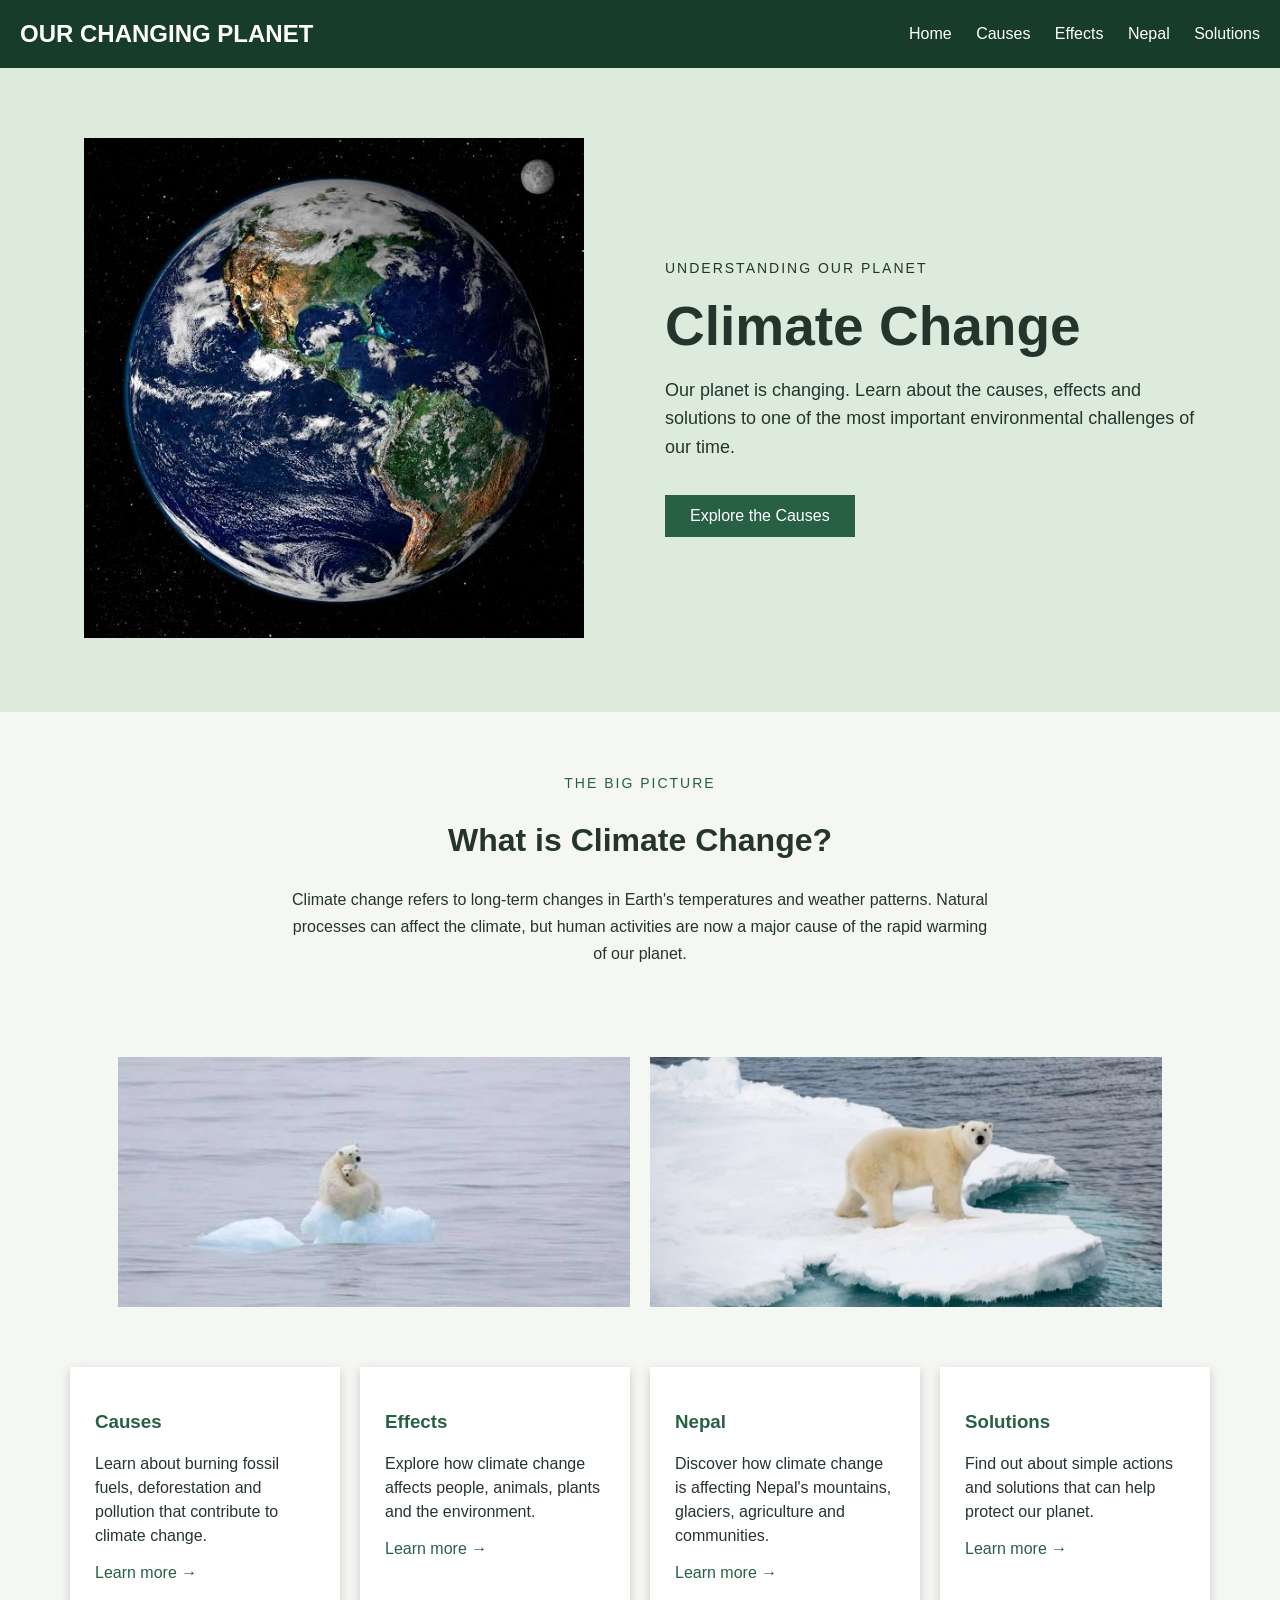
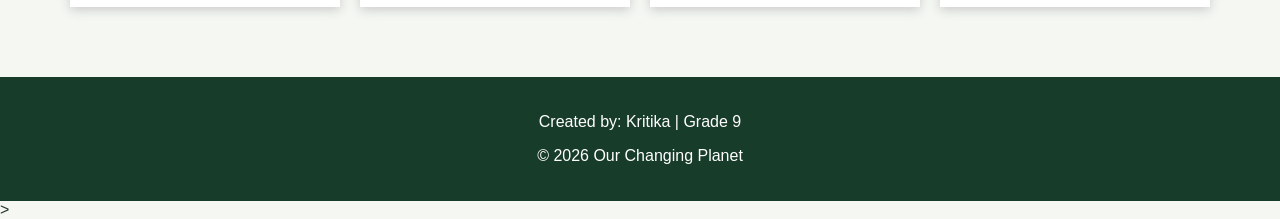
<file: climate-change-website/index.html>
<!DOCTYPE html>
<html lang="en">

<head>
    <meta charset="UTF-8">
    <meta name="viewport" content="width=device-width, initial-scale=1.0">
    <title>Climate Change | Our Changing Planet</title>
    <link rel="stylesheet" href="style.css">
</head>

<body>

    <header>
        <nav>
            <h2>OUR CHANGING PLANET</h2>

            <div class="nav-links">
                <a href="index.html">Home</a>
                <a href="causes.html">Causes</a>
                <a href="effects.html">Effects</a>
                <a href="nepal.html">Nepal</a>
                <a href="solutions.html">Solutions</a>
            </div>
        </nav>
    </header>


    <main>

        <section class="hero">

            <div class="hero-image">
                <img src="earth.jpg" alt="Earth from space">
            </div>

            <div class="hero-content">

                <p class="small-title">UNDERSTANDING OUR PLANET</p>

                <h1>Climate Change</h1>

                <p>
                    Our planet is changing. Learn about the causes,
                    effects and solutions to one of the most important
                    environmental challenges of our time.
                </p>

                <a href="causes.html" class="button">
                    Explore the Causes
                </a>

            </div>

        </section>


        <section class="intro">

            <p class="section-label">THE BIG PICTURE</p>

            <h2>What is Climate Change?</h2>

            <p>
                Climate change refers to long-term changes in Earth's
                temperatures and weather patterns. Natural processes
                can affect the climate, but human activities are now
                a major cause of the rapid warming of our planet.
            </p>

        </section>


        <section class="photos">

            <img src="climate1.jpg" alt="Melting ice caused by climate change">

            <img src="climate2.jpg" alt="Environmental effects of climate change">

        </section>


        <section class="topics">

            <div class="topic-card">

                <h3>Causes</h3>

                <p>
                    Learn about burning fossil fuels, deforestation
                    and pollution that contribute to climate change.
                </p>

                <a href="causes.html">Learn more →</a>

            </div>


            <div class="topic-card">

                <h3>Effects</h3>

                <p>
                    Explore how climate change affects people,
                    animals, plants and the environment.
                </p>

                <a href="effects.html">Learn more →</a>

            </div>


            <div class="topic-card">

                <h3>Nepal</h3>

                <p>
                    Discover how climate change is affecting Nepal's
                    mountains, glaciers, agriculture and communities.
                </p>

                <a href="nepal.html">Learn more →</a>

            </div>


            <div class="topic-card">

                <h3>Solutions</h3>

                <p>
                    Find out about simple actions and solutions that
                    can help protect our planet.
                </p>

                <a href="solutions.html">Learn more →</a>

            </div>

        </section>

    </main>


    <footer>

        <p>
            Created by: Kritika | Grade 9
        </p>

        <p>
            © 2026 Our Changing Planet
        </p>

    </footer>>

</body>

</html>
</file>
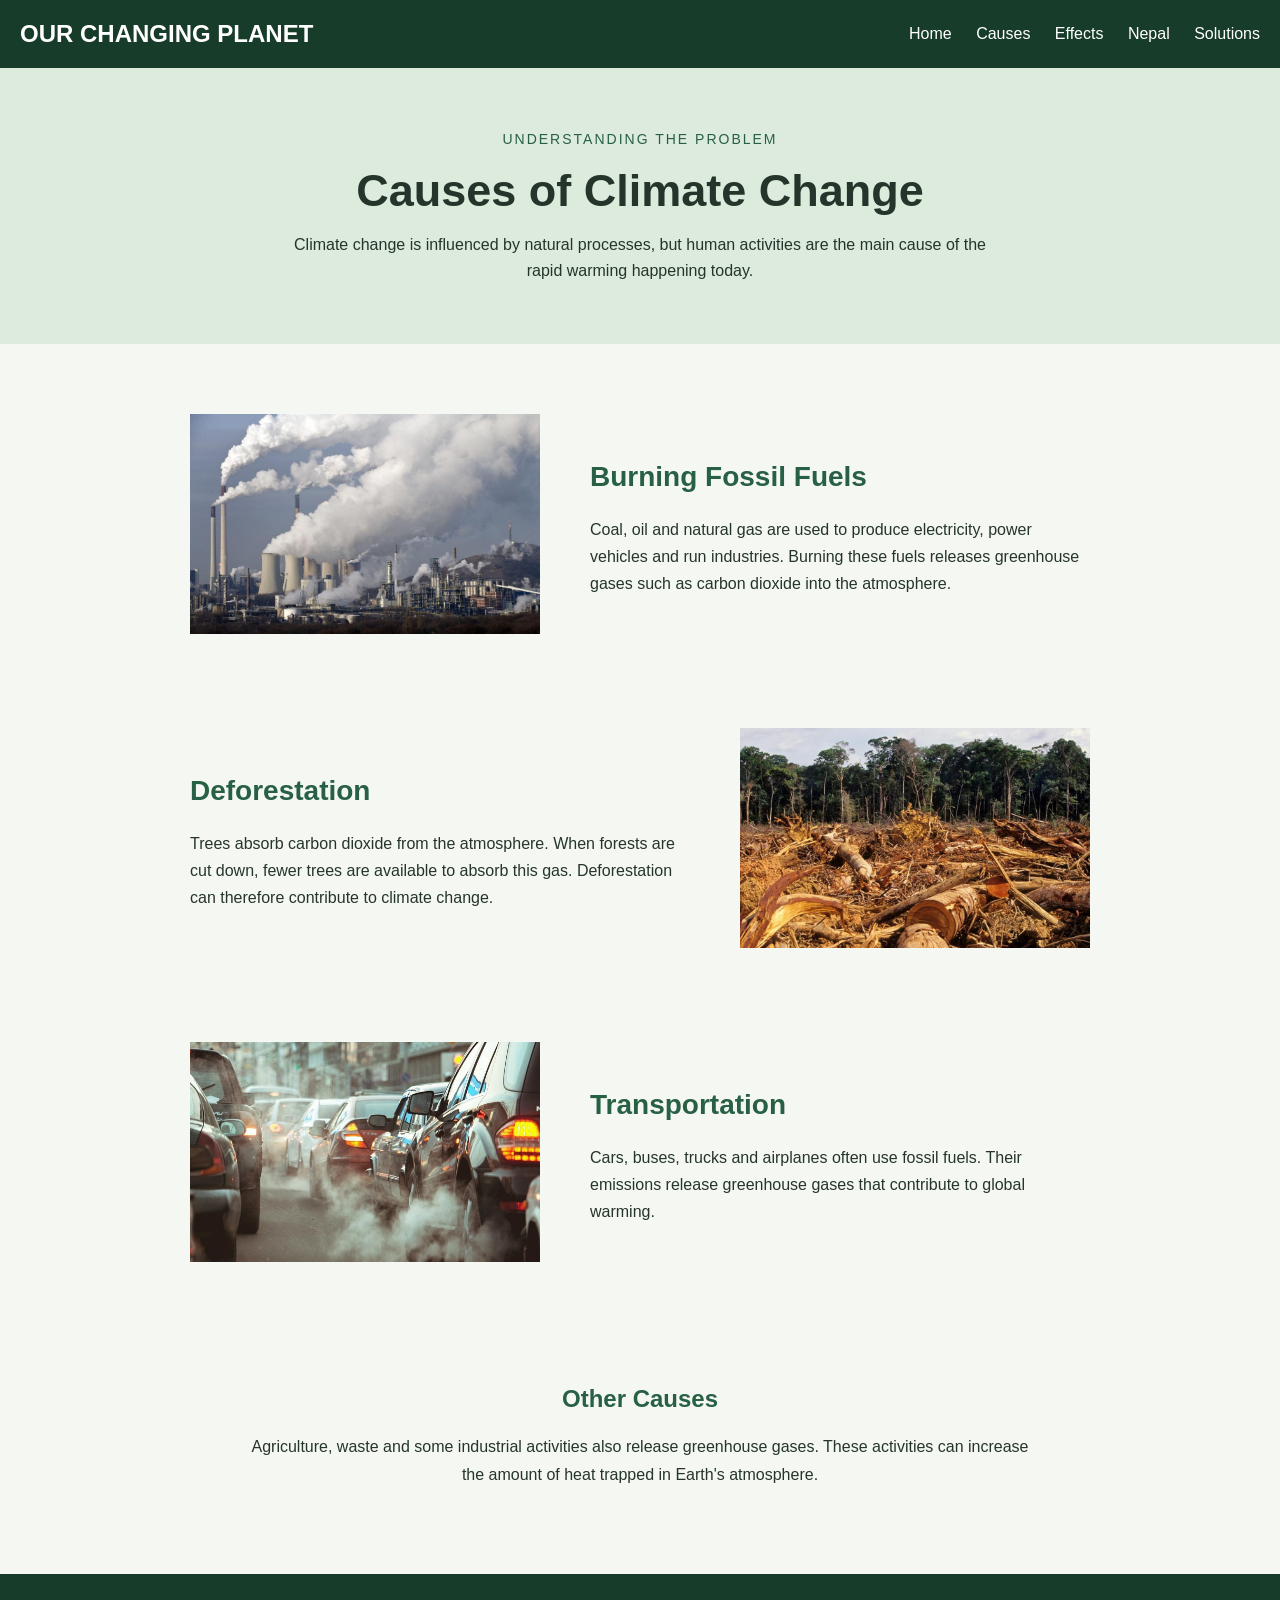
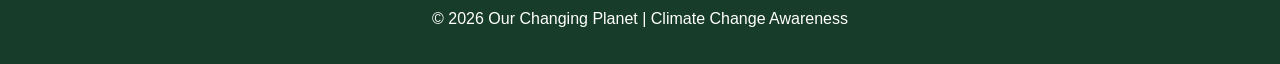
<file: climate-change-website/causes.html>
<!DOCTYPE html>
<html lang="en">

<head>
    <meta charset="UTF-8">
    <meta name="viewport" content="width=device-width, initial-scale=1.0">
    <title>Causes of Climate Change</title>
    <link rel="stylesheet" href="style.css">
</head>

<body>

    <header>
        <nav>
            <h2>OUR CHANGING PLANET</h2>

            <div class="nav-links">
                <a href="index.html">Home</a>
                <a href="causes.html">Causes</a>
                <a href="effects.html">Effects</a>
                <a href="nepal.html">Nepal</a>
                <a href="solutions.html">Solutions</a>
            </div>
        </nav>
    </header>


    <main>

        <section class="page-title">
            <p class="section-label">UNDERSTANDING THE PROBLEM</p>

            <h1>Causes of Climate Change</h1>

            <p>
                Climate change is influenced by natural processes,
                but human activities are the main cause of the rapid
                warming happening today.
            </p>
        </section>


        <section class="cause-section">

            <div class="cause-image">
                <img src="causes1.jpg" alt="Factory producing smoke">
            </div>

            <div class="cause-text">
                <h2>Burning Fossil Fuels</h2>

                <p>
                    Coal, oil and natural gas are used to produce
                    electricity, power vehicles and run industries.
                    Burning these fuels releases greenhouse gases
                    such as carbon dioxide into the atmosphere.
                </p>
            </div>

        </section>


        <section class="cause-section reverse">

            <div class="cause-image">
                <img src="causes2.jpg" alt="Deforestation">
            </div>

            <div class="cause-text">
                <h2>Deforestation</h2>

                <p>
                    Trees absorb carbon dioxide from the atmosphere.
                    When forests are cut down, fewer trees are available
                    to absorb this gas. Deforestation can therefore
                    contribute to climate change.
                </p>
            </div>

        </section>


        <section class="cause-section">

            <div class="cause-image">
                <img src="causes3.jpg" alt="Cars on a road">
            </div>

            <div class="cause-text">
                <h2>Transportation</h2>

                <p>
                    Cars, buses, trucks and airplanes often use
                    fossil fuels. Their emissions release greenhouse
                    gases that contribute to global warming.
                </p>
            </div>

        </section>


        <section class="content-section">

            <h2>Other Causes</h2>

            <p>
                Agriculture, waste and some industrial activities
                also release greenhouse gases. These activities can
                increase the amount of heat trapped in Earth's atmosphere.
            </p>

        </section>

    </main>


    <footer>
        <p>
            © 2026 Our Changing Planet | Climate Change Awareness
        </p>
    </footer>

</body>

</html>
</file>
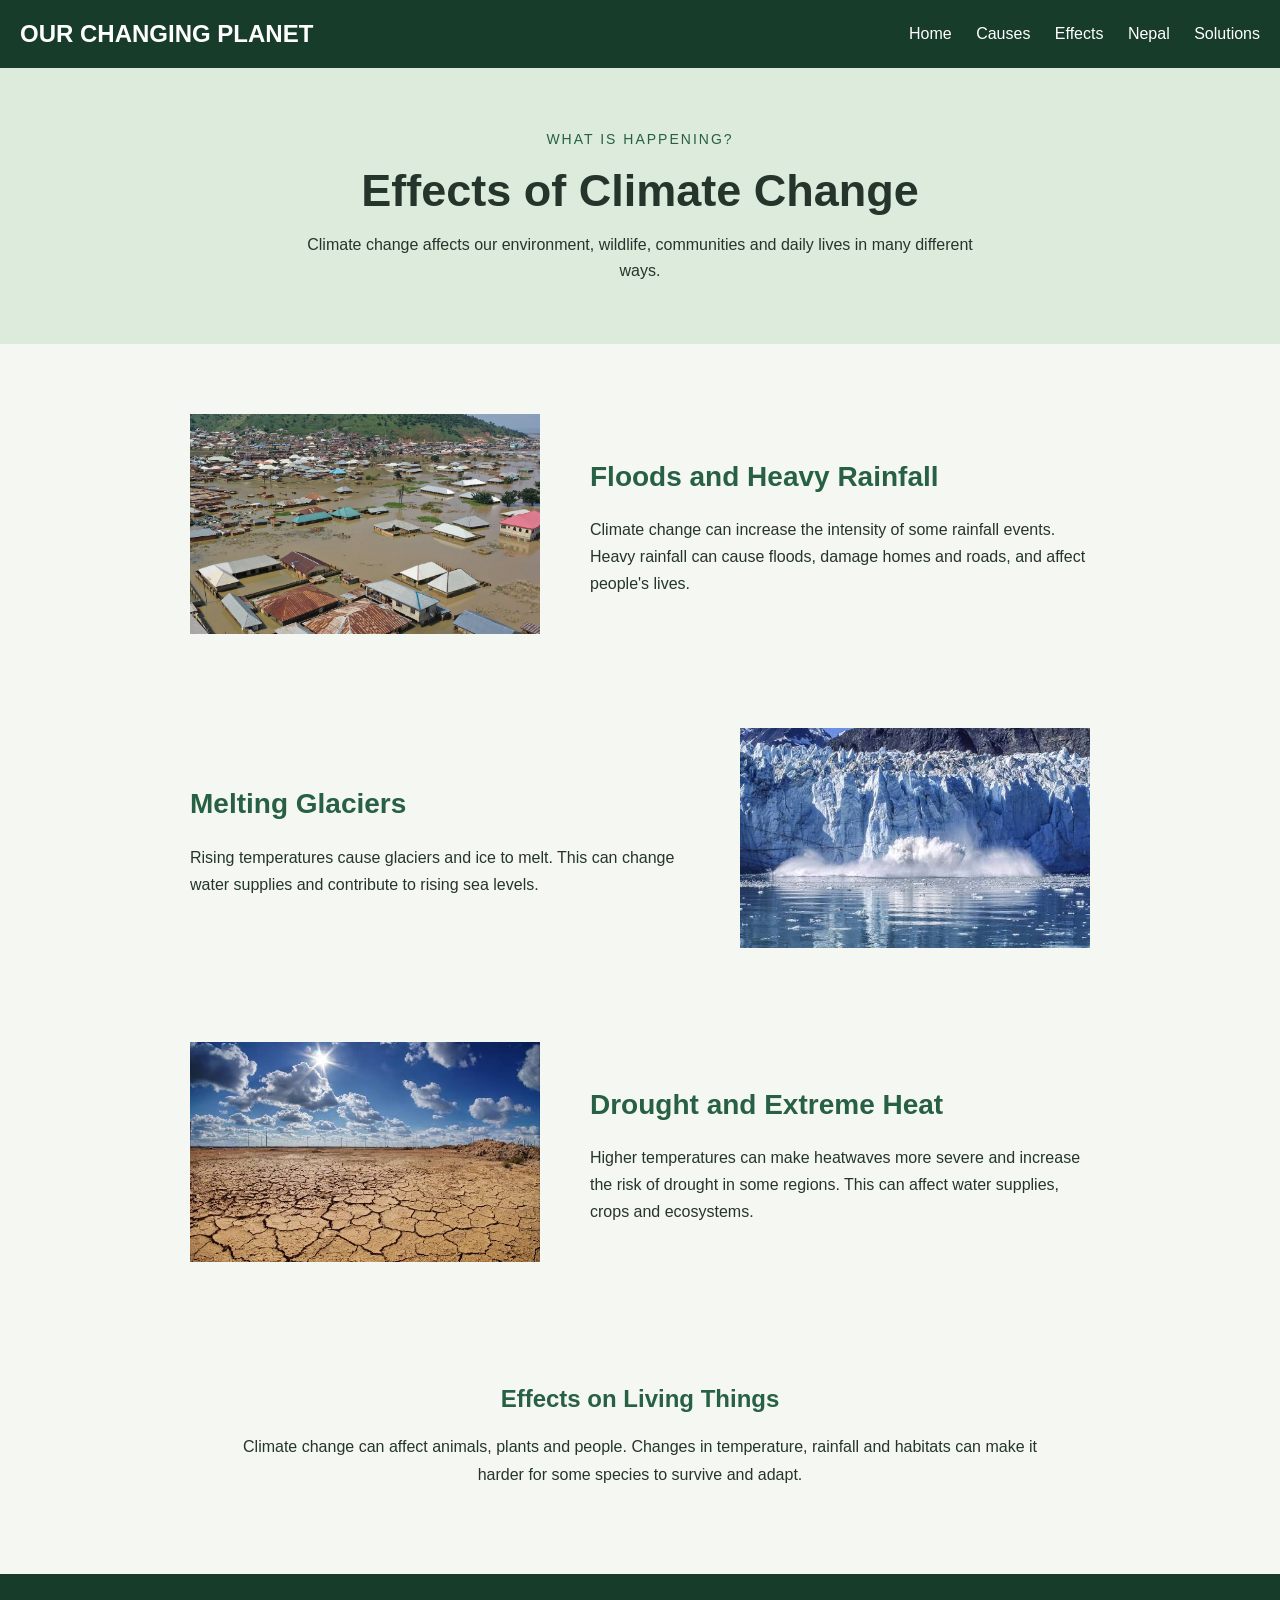
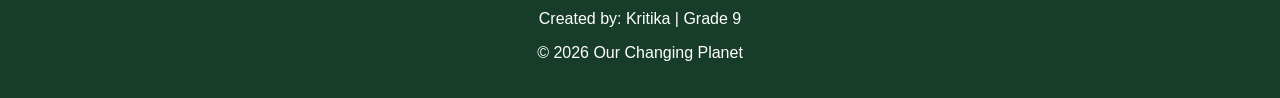
<file: climate-change-website/effects.html>
<!DOCTYPE html>
<html lang="en">

<head>
    <meta charset="UTF-8">
    <meta name="viewport" content="width=device-width, initial-scale=1.0">
    <title>Effects of Climate Change</title>
    <link rel="stylesheet" href="style.css">
</head>

<body>

    <header>
        <nav>
            <h2>OUR CHANGING PLANET</h2>

            <div class="nav-links">
                <a href="index.html">Home</a>
                <a href="causes.html">Causes</a>
                <a href="effects.html">Effects</a>
                <a href="nepal.html">Nepal</a>
                <a href="solutions.html">Solutions</a>
            </div>
        </nav>
    </header>


    <main>

        <section class="page-title">

            <p class="section-label">WHAT IS HAPPENING?</p>

            <h1>Effects of Climate Change</h1>

            <p>
                Climate change affects our environment, wildlife,
                communities and daily lives in many different ways.
            </p>

        </section>


        <section class="cause-section">

            <div class="cause-image">
                <img src="effects1.jpg" alt="Flooding caused by heavy rainfall">
            </div>

            <div class="cause-text">

                <h2>Floods and Heavy Rainfall</h2>

                <p>
                    Climate change can increase the intensity of some
                    rainfall events. Heavy rainfall can cause floods,
                    damage homes and roads, and affect people's lives.
                </p>

            </div>

        </section>


        <section class="cause-section reverse">

            <div class="cause-image">
                <img src="effects2.jpg" alt="Melting glacier">
            </div>

            <div class="cause-text">

                <h2>Melting Glaciers</h2>

                <p>
                    Rising temperatures cause glaciers and ice to melt.
                    This can change water supplies and contribute to
                    rising sea levels.
                </p>

            </div>

        </section>


        <section class="cause-section">

            <div class="cause-image">
                <img src="effects3.jpg" alt="Drought and extreme heat">
            </div>

            <div class="cause-text">

                <h2>Drought and Extreme Heat</h2>

                <p>
                    Higher temperatures can make heatwaves more severe
                    and increase the risk of drought in some regions.
                    This can affect water supplies, crops and ecosystems.
                </p>

            </div>

        </section>


        <section class="content-section">

            <h2>Effects on Living Things</h2>

            <p>
                Climate change can affect animals, plants and people.
                Changes in temperature, rainfall and habitats can make
                it harder for some species to survive and adapt.
            </p>

        </section>

    </main>

    <footer>

        <p>
            Created by: Kritika | Grade 9
        </p>

        <p>
            © 2026 Our Changing Planet
        </p>

    </footer>

</body>

</html>
</file>
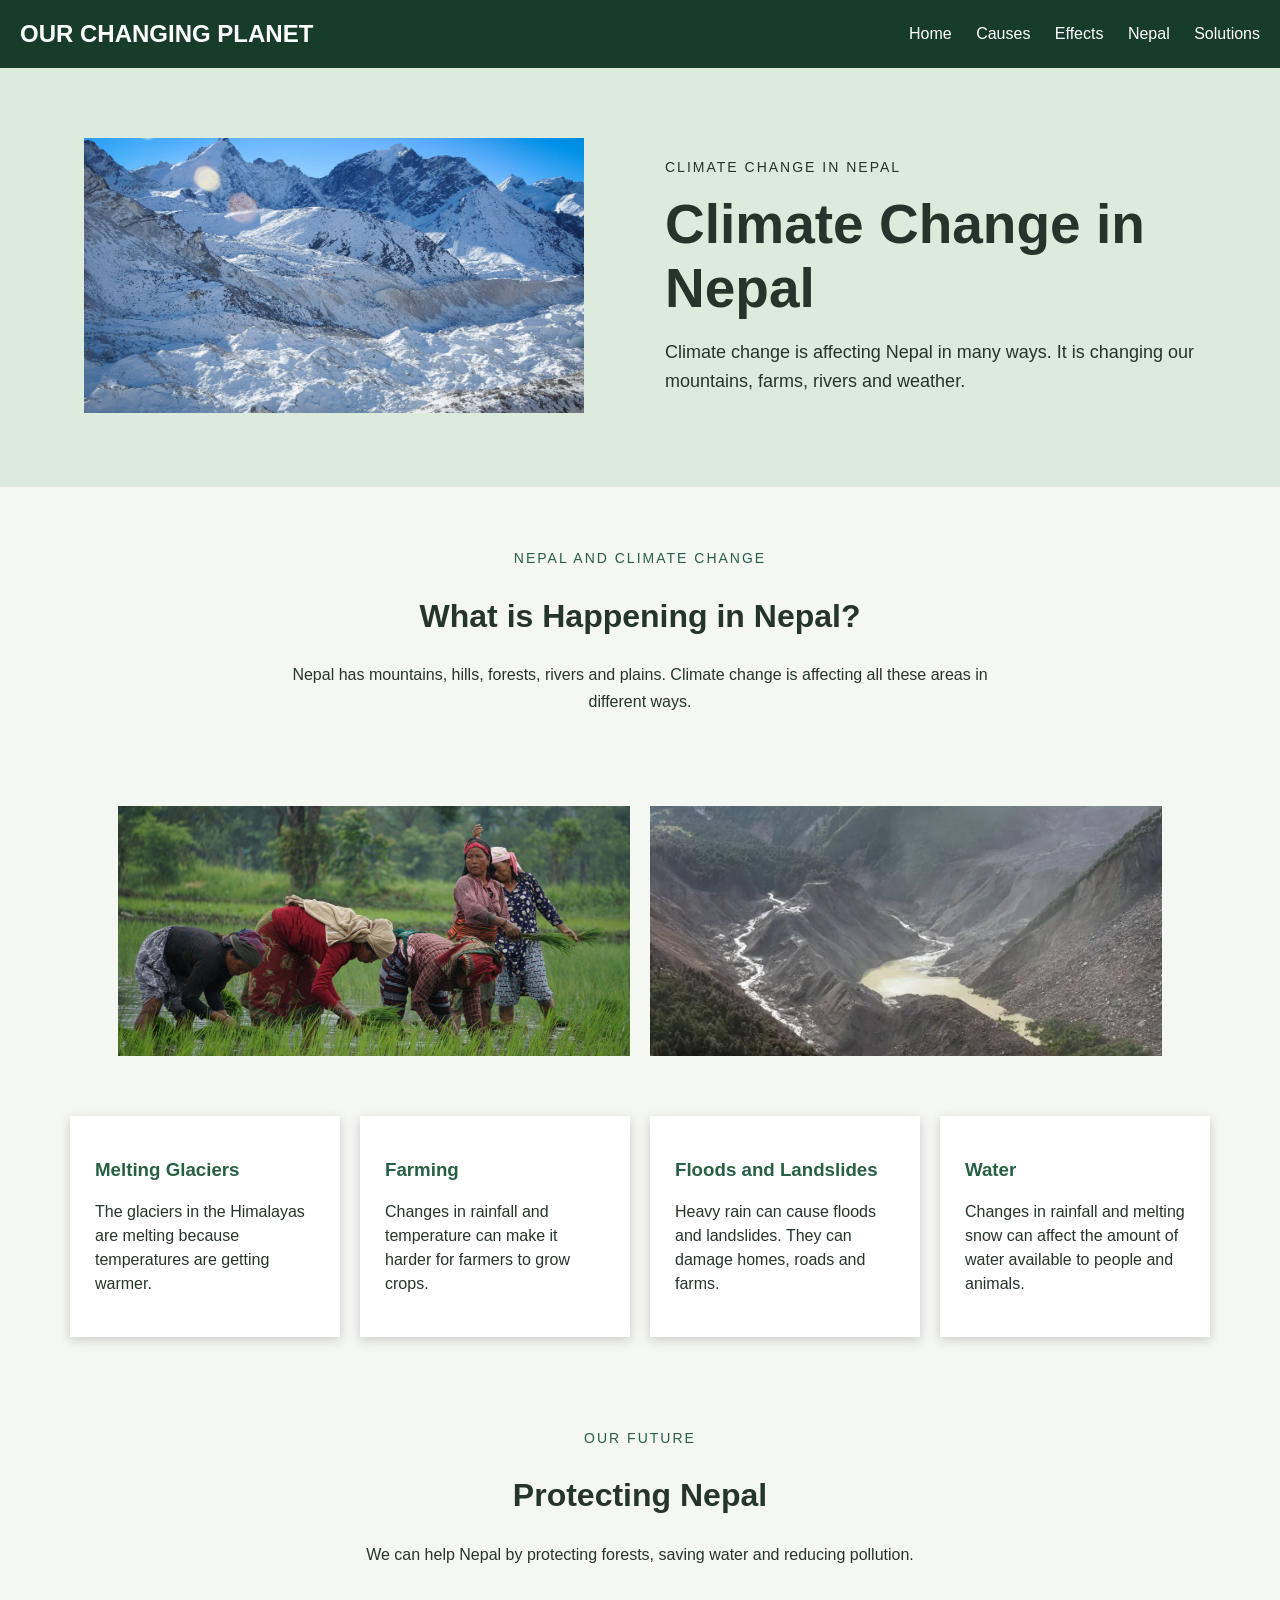
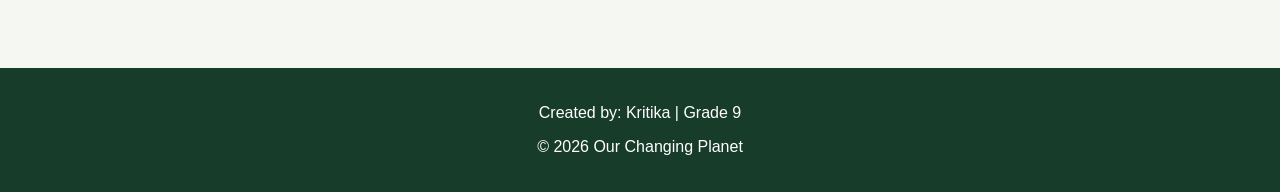
<file: climate-change-website/nepal.html>
<!DOCTYPE html>
<html lang="en">

<head>
    <meta charset="UTF-8">
    <meta name="viewport" content="width=device-width, initial-scale=1.0">
    <title>Climate Change in Nepal</title>
    <link rel="stylesheet" href="style.css">
</head>

<body>

    <header>
        <nav>
            <h2>OUR CHANGING PLANET</h2>

            <div class="nav-links">
                <a href="index.html">Home</a>
                <a href="causes.html">Causes</a>
                <a href="effects.html">Effects</a>
                <a href="nepal.html">Nepal</a>
                <a href="solutions.html">Solutions</a>
            </div>
        </nav>
    </header>

    <main>

        <section class="hero">

            <div class="hero-image">
                <img src="nepal1.jpg" alt="Mountains and glaciers in Nepal">
            </div>

            <div class="hero-content">

                <p class="small-title">CLIMATE CHANGE IN NEPAL</p>

                <h1>Climate Change in Nepal</h1>

                <p>
                    Climate change is affecting Nepal in many ways.
                    It is changing our mountains, farms, rivers and weather.
                </p>

            </div>

        </section>


        <section class="intro">

            <p class="section-label">NEPAL AND CLIMATE CHANGE</p>

            <h2>What is Happening in Nepal?</h2>

            <p>
                Nepal has mountains, hills, forests, rivers and plains.
                Climate change is affecting all these areas in different ways.
            </p>

        </section>


        <section class="photos">

            <img src="nepal2.jpg" alt="Farming in Nepal">

            <img src="nepal3.jpg" alt="River and landscape in Nepal">

        </section>


        <section class="topics">

            <div class="topic-card">

                <h3>Melting Glaciers</h3>

                <p>
                    The glaciers in the Himalayas are melting because
                    temperatures are getting warmer.
                </p>

            </div>


            <div class="topic-card">

                <h3>Farming</h3>

                <p>
                    Changes in rainfall and temperature can make it
                    harder for farmers to grow crops.
                </p>

            </div>


            <div class="topic-card">

                <h3>Floods and Landslides</h3>

                <p>
                    Heavy rain can cause floods and landslides.
                    They can damage homes, roads and farms.
                </p>

            </div>


            <div class="topic-card">

                <h3>Water</h3>

                <p>
                    Changes in rainfall and melting snow can affect
                    the amount of water available to people and animals.
                </p>

            </div>

        </section>


        <section class="intro">

            <p class="section-label">OUR FUTURE</p>

            <h2>Protecting Nepal</h2>

            <p>
                We can help Nepal by protecting forests, saving water
                and reducing pollution.
            </p>

        </section>

    </main>


    <footer>

        <p>
            Created by: Kritika | Grade 9
        </p>

        <p>
            © 2026 Our Changing Planet
        </p>

    </footer>

</body>

</html>
</file>
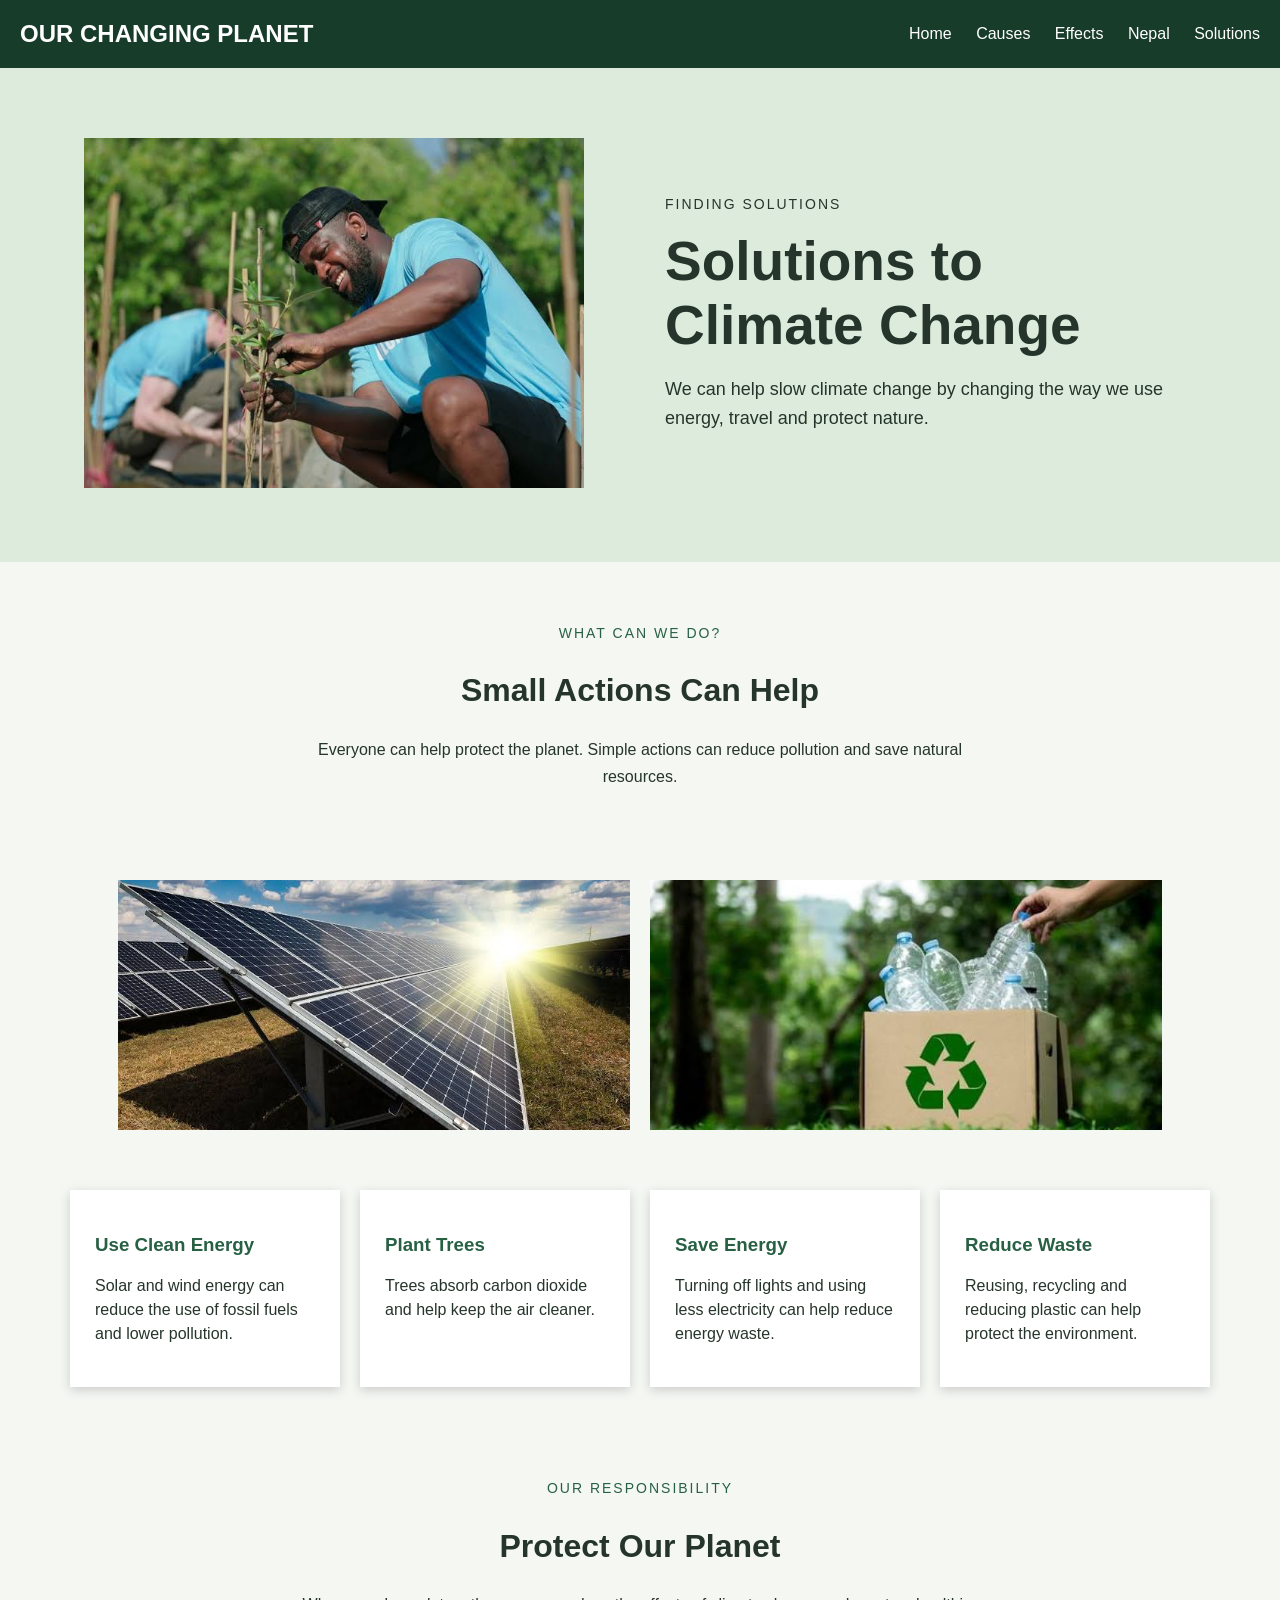
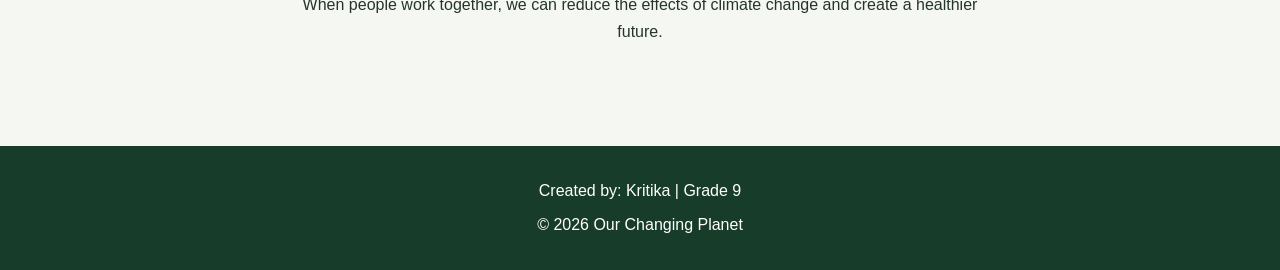
<file: climate-change-website/solutions.html>
<!DOCTYPE html>
<html lang="en">

<head>
    <meta charset="UTF-8">
    <meta name="viewport" content="width=device-width, initial-scale=1.0">
    <title>Solutions | Our Changing Planet</title>
    <link rel="stylesheet" href="style.css">
</head>

<body>

    <header>
        <nav>
            <h2>OUR CHANGING PLANET</h2>

            <div class="nav-links">
                <a href="index.html">Home</a>
                <a href="causes.html">Causes</a>
                <a href="effects.html">Effects</a>
                <a href="nepal.html">Nepal</a>
                <a href="solutions.html">Solutions</a>
            </div>
        </nav>
    </header>


    <main>

        <section class="hero">

            <div class="hero-image">
                <img src="solutions1.jpg" alt="Planting trees">
            </div>

            <div class="hero-content">

                <p class="small-title">FINDING SOLUTIONS</p>

                <h1>Solutions to Climate Change</h1>

                <p>
                    We can help slow climate change by changing
                    the way we use energy, travel and protect nature.
                </p>

            </div>

        </section>


        <section class="intro">

            <p class="section-label">WHAT CAN WE DO?</p>

            <h2>Small Actions Can Help</h2>

            <p>
                Everyone can help protect the planet.
                Simple actions can reduce pollution and save natural resources.
            </p>

        </section>


        <section class="photos">

            <img src="solutions2.jpg" alt="Solar energy">

            <img src="solutions3.jpg" alt="Recycling">

        </section>


        <section class="topics">

            <div class="topic-card">

                <h3>Use Clean Energy</h3>

                <p>
                    Solar and wind energy can reduce the use
                    of fossil fuels and lower pollution.
                </p>

            </div>


            <div class="topic-card">

                <h3>Plant Trees</h3>

                <p>
                    Trees absorb carbon dioxide and help
                    keep the air cleaner.
                </p>

            </div>


            <div class="topic-card">

                <h3>Save Energy</h3>

                <p>
                    Turning off lights and using less electricity
                    can help reduce energy waste.
                </p>

            </div>


            <div class="topic-card">

                <h3>Reduce Waste</h3>

                <p>
                    Reusing, recycling and reducing plastic
                    can help protect the environment.
                </p>

            </div>

        </section>


        <section class="intro">

            <p class="section-label">OUR RESPONSIBILITY</p>

            <h2>Protect Our Planet</h2>

            <p>
                When people work together, we can reduce the effects
                of climate change and create a healthier future.
            </p>

        </section>

    </main>


    <footer>

        <p>
            Created by: Kritika | Grade 9
        </p>

        <p>
            © 2026 Our Changing Planet
        </p>

    </footer>
</body>

</html>
</file>
<file: climate-change-website/style.css>
body {
    margin: 0;
    font-family: Arial, sans-serif;
    background-color: #f4f7f2;
    color: #26352b;
}


/* Navigation */

header {
    background-color: #183c2a;
    padding: 20px;
}

nav {
    display: flex;
    justify-content: space-between;
    align-items: center;
}

nav h2 {
    color: white;
    margin: 0;
}

.nav-links a {
    color: white;
    text-decoration: none;
    margin-left: 20px;
}

.nav-links a:hover {
    text-decoration: underline;
}


/* Homepage */

.hero {
    display: flex;
    align-items: center;
    justify-content: center;
    gap: 50px;
    background-color: #dcebdc;
    padding: 70px 50px;
}

.hero-image {
    width: 45%;
}

.hero-image img {
    width: 100%;
    max-width: 500px;
}

.hero-content {
    width: 45%;
}

.hero h1 {
    font-size: 55px;
    margin: 10px 0;
}

.hero p {
    font-size: 18px;
    line-height: 1.6;
}

.small-title {
    font-size: 14px !important;
    letter-spacing: 2px;
}

.button {
    display: inline-block;
    background-color: #286044;
    color: white;
    text-decoration: none;
    padding: 12px 25px;
    margin-top: 15px;
}

.button:hover {
    background-color: #183c2a;
}


/* Introduction */

.intro {
    text-align: center;
    padding: 60px 20px;
}

.intro h2 {
    font-size: 32px;
}

.intro p {
    max-width: 700px;
    margin: auto;
    line-height: 1.7;
}

.section-label {
    color: #286044;
    font-size: 14px;
    letter-spacing: 2px;
}


/* Homepage photos */

.photos {
    display: flex;
    justify-content: center;
    gap: 20px;
    padding: 30px;
}

.photos img {
    width: 42%;
    height: 250px;
    object-fit: cover;
}


/* Topic cards */

.topics {
    display: flex;
    justify-content: center;
    gap: 20px;
    padding: 30px;
    flex-wrap: wrap;
}

.topic-card {
    background-color: white;
    width: 220px;
    padding: 25px;
    box-shadow: 0 3px 10px #cccccc;
}

.topic-card h3 {
    color: #286044;
}

.topic-card p {
    line-height: 1.5;
}

.topic-card a {
    color: #286044;
    text-decoration: none;
}

.topic-card a:hover {
    text-decoration: underline;
}


/* Causes page */

.page-title {
    text-align: center;
    background-color: #dcebdc;
    padding: 60px 20px;
}

.page-title h1 {
    font-size: 45px;
    margin: 15px 0;
}

.page-title p {
    max-width: 700px;
    margin: auto;
    line-height: 1.6;
}


/* Cause sections */

.cause-section {
    display: flex;
    align-items: center;
    justify-content: center;
    gap: 50px;
    max-width: 1000px;
    margin: 50px auto;
    padding: 20px;
}

.cause-section.reverse {
    flex-direction: row-reverse;
}

.cause-image {
    width: 35%;
}

.cause-image img {
    width: 100%;
    height: 220px;
    object-fit: cover;
}

.cause-text {
    width: 50%;
}

.cause-text h2 {
    color: #286044;
    font-size: 28px;
}

.cause-text p {
    line-height: 1.7;
}


/* Other causes */

.content-section {
    max-width: 800px;
    margin: 40px auto;
    padding: 30px;
    text-align: center;
}

.content-section h2 {
    color: #286044;
}

.content-section p {
    line-height: 1.7;
}


/* Footer */

footer {
    background-color: #183c2a;
    color: white;
    text-align: center;
    padding: 20px;
    margin-top: 40px;
}
</file>
